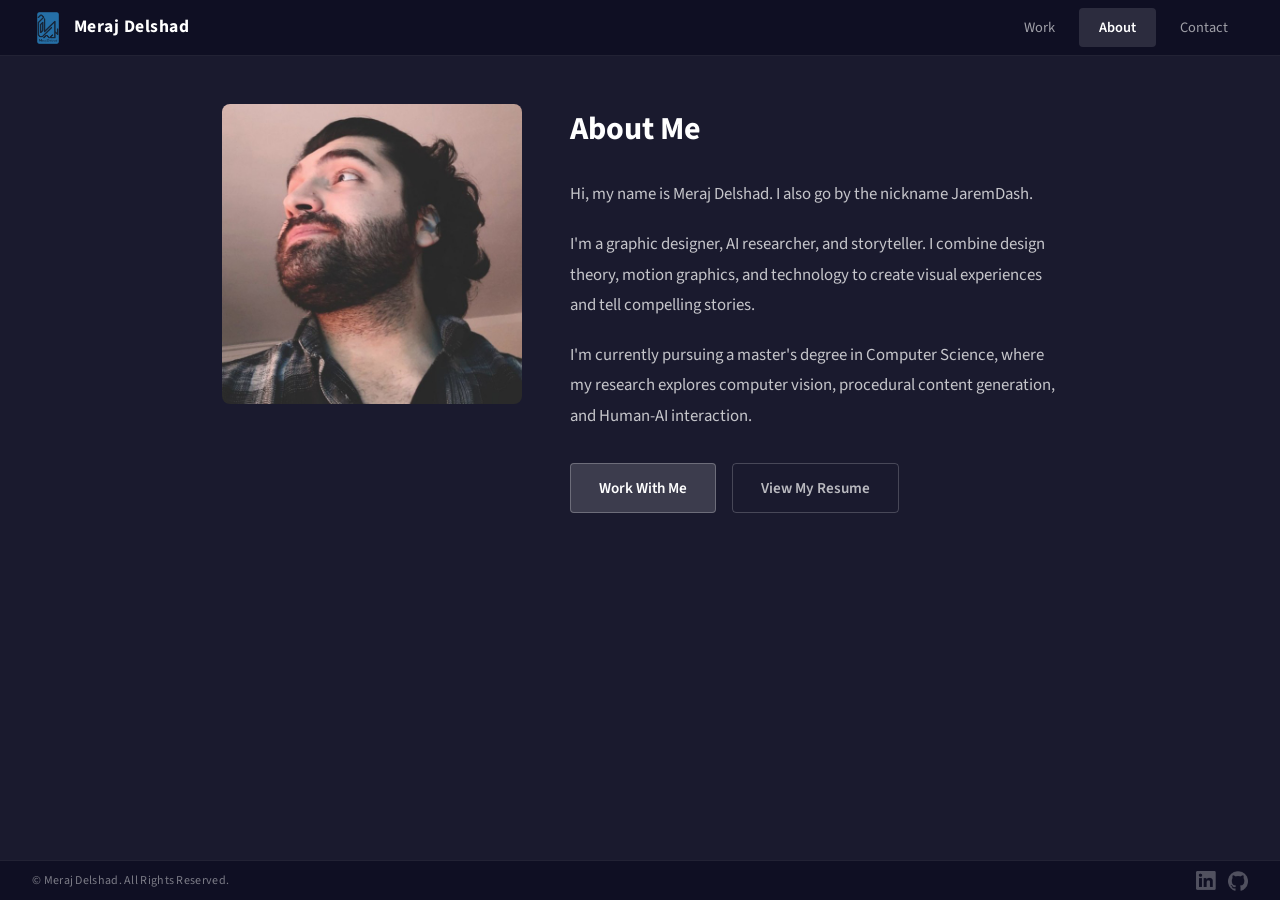
<file: about.html>
<!DOCTYPE HTML>
<html lang="en">
<head>
  <title>About - Meraj Delshad</title>
  <meta charset="utf-8" />
  <meta name="viewport" content="width=device-width, initial-scale=1, user-scalable=no" />
  <link rel="icon" type="image/png" href="images/logo.png" />
  <link rel="stylesheet" href="assets/css/main.css" />
</head>
<body class="is-preload">

  <!-- Top Ribbon -->
  <nav id="top-ribbon">
    <a href="index.html" class="brand">
      <img src="images/logo.png" alt="Logo" class="logo" />
      <span class="name">Meraj Delshad</span>
    </a>
    <div class="nav-links">
      <a href="index.html">Work</a>
      <a href="about.html" class="active">About</a>
      <a href="contact.html">Contact</a>
    </div>
  </nav>

  <!-- Main Content -->
  <main id="content">
    <div class="about-page">
      <div class="about-layout">
        <div class="about-image">
          <img src="images/about/profile_picture.jpg" alt="Meraj Delshad" />
        </div>
        <div class="about-text">
          <h1>About Me</h1>
          <p>
            Hi, my name is Meraj Delshad. I also go by the nickname JaremDash.
          </p>
          <p>
            I'm a graphic designer, AI researcher, and storyteller. I combine design theory, motion graphics, and technology to create visual experiences and tell compelling stories.
          </p>
          <p>
            I'm currently pursuing a master's degree in Computer Science, where my research explores computer vision, procedural content generation, and Human-AI interaction.
          </p>
          <div class="about-buttons">
            <a href="contact.html" class="btn btn-primary">Work With Me</a>
            <button type="button" class="btn btn-secondary" id="resume-btn">View My Resume</button>
          </div>
        </div>
      </div>
    </div>
  </main>

  <!-- Bottom Ribbon -->
  <footer id="bottom-ribbon">
    <span class="copyright">&copy; Meraj Delshad. All Rights Reserved.</span>
    <div class="social-icons">
      <a href="https://www.linkedin.com/in/meraj-delshad/" target="_blank" rel="noopener noreferrer" aria-label="LinkedIn"><img src="images/contact/linkedin.png" alt="LinkedIn" /></a>
      <a href="https://github.com/MerajDelshad" target="_blank" rel="noopener noreferrer" aria-label="GitHub"><img src="images/contact/github.png" alt="GitHub" /></a>
    </div>
  </footer>

  <!-- Resume Modal -->
  <div id="resume-modal" class="modal-overlay">
    <button class="modal-close" aria-label="Close">&times;</button>
    <div class="resume-modal-content">
      <div class="resume-toolbar">
        <a href="images/about/meraj-delshad-resume.pdf" download class="btn btn-download">Download Resume</a>
      </div>
      <iframe src="images/about/meraj-delshad-resume.pdf" title="Resume"></iframe>
    </div>
  </div>

  <script src="assets/js/jquery.min.js"></script>
  <script src="assets/js/main.js"></script>
</body>
</html>
</file>
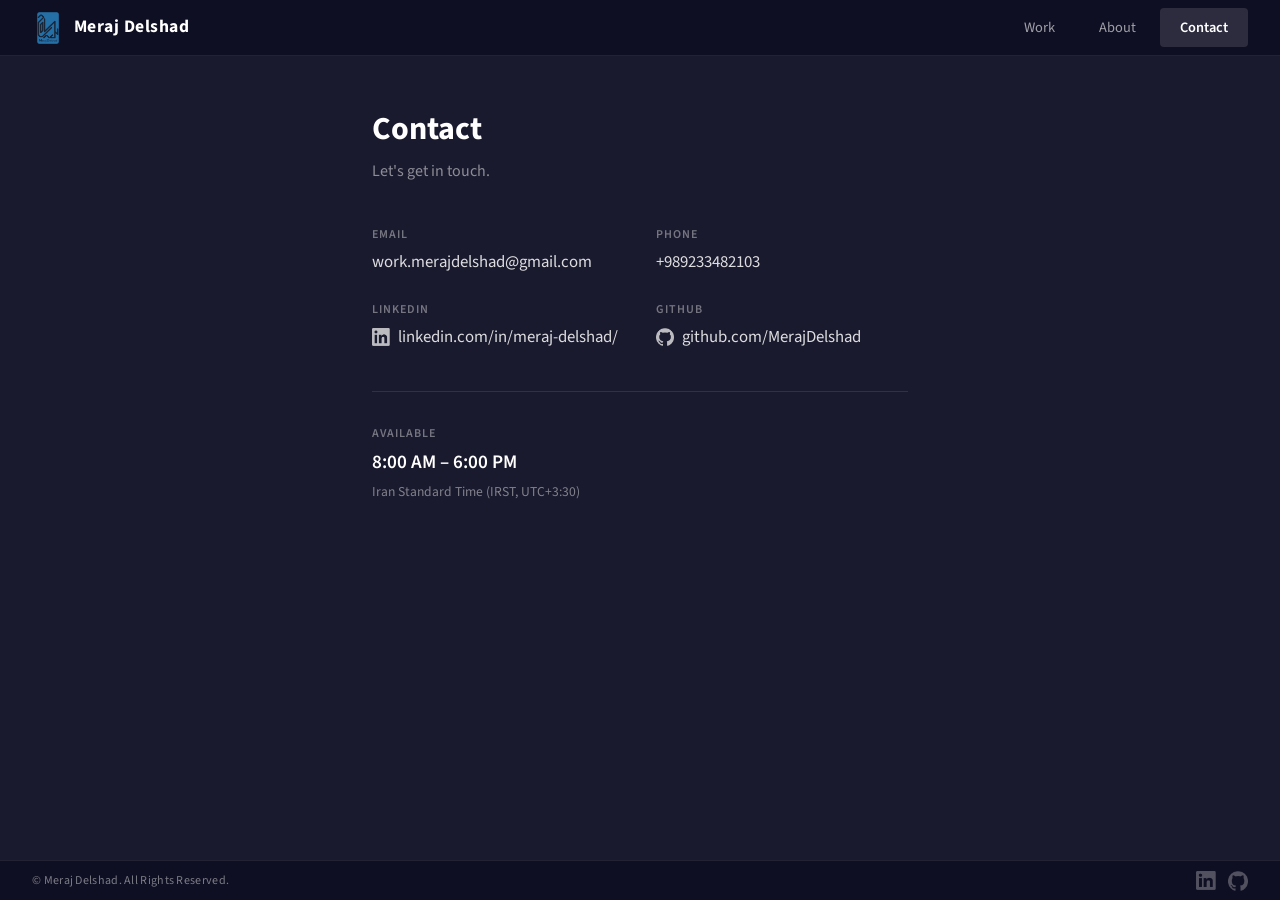
<file: contact.html>
<!DOCTYPE HTML>
<html lang="en">
<head>
  <title>Contact - Meraj Delshad</title>
  <meta charset="utf-8" />
  <meta name="viewport" content="width=device-width, initial-scale=1, user-scalable=no" />
  <link rel="icon" type="image/png" href="images/logo.png" />
  <link rel="stylesheet" href="assets/css/main.css" />
</head>
<body class="is-preload">

  <!-- Top Ribbon -->
  <nav id="top-ribbon">
    <a href="index.html" class="brand">
      <img src="images/logo.png" alt="Logo" class="logo" />
      <span class="name">Meraj Delshad</span>
    </a>
    <div class="nav-links">
      <a href="index.html">Work</a>
      <a href="about.html">About</a>
      <a href="contact.html" class="active">Contact</a>
    </div>
  </nav>

  <!-- Main Content -->
  <main id="content">
    <div class="contact-page">
      <h1>Contact</h1>
      <p class="contact-subtitle">Let's get in touch.</p>

      <div class="contact-grid">

        <div class="contact-item">
          <div class="contact-label">Email</div>
          <a href="mailto:work.merajdelshad@gmail.com" class="contact-link">work.merajdelshad@gmail.com</a>
        </div>

        <div class="contact-item">
          <div class="contact-label">Phone</div>
          <a href="tel:+989233482103" class="contact-link">+989233482103</a>
        </div>

        <div class="contact-item">
          <div class="contact-label">LinkedIn</div>
          <a href="https://www.linkedin.com/in/meraj-delshad/" target="_blank" rel="noopener noreferrer" class="contact-link contact-link-external">
            <img src="images/contact/linkedin.png" alt="LinkedIn" class="contact-icon" />
            <span>linkedin.com/in/meraj-delshad/</span>
          </a>
        </div>

        <div class="contact-item">
          <div class="contact-label">GitHub</div>
          <a href="https://github.com/MerajDelshad" target="_blank" rel="noopener noreferrer" class="contact-link contact-link-external">
            <img src="images/contact/github.png" alt="GitHub" class="contact-icon" />
            <span>github.com/MerajDelshad</span>
          </a>
        </div>

      </div>

      <div class="contact-availability">
        <div class="availability-label">Available</div>
        <div class="availability-time">8:00 AM – 6:00 PM</div>
        <div class="availability-zone">Iran Standard Time (IRST, UTC+3:30)</div>
      </div>

    </div>
  </main>

  <!-- Bottom Ribbon -->
  <footer id="bottom-ribbon">
    <span class="copyright">&copy; Meraj Delshad. All Rights Reserved.</span>
    <div class="social-icons">
      <a href="https://www.linkedin.com/in/meraj-delshad/" target="_blank" rel="noopener noreferrer" aria-label="LinkedIn"><img src="images/contact/linkedin.png" alt="LinkedIn" /></a>
      <a href="https://github.com/MerajDelshad" target="_blank" rel="noopener noreferrer" aria-label="GitHub"><img src="images/contact/github.png" alt="GitHub" /></a>
    </div>
  </footer>

  <script src="assets/js/jquery.min.js"></script>
  <script src="assets/js/main.js"></script>
</body>
</html>
</file>
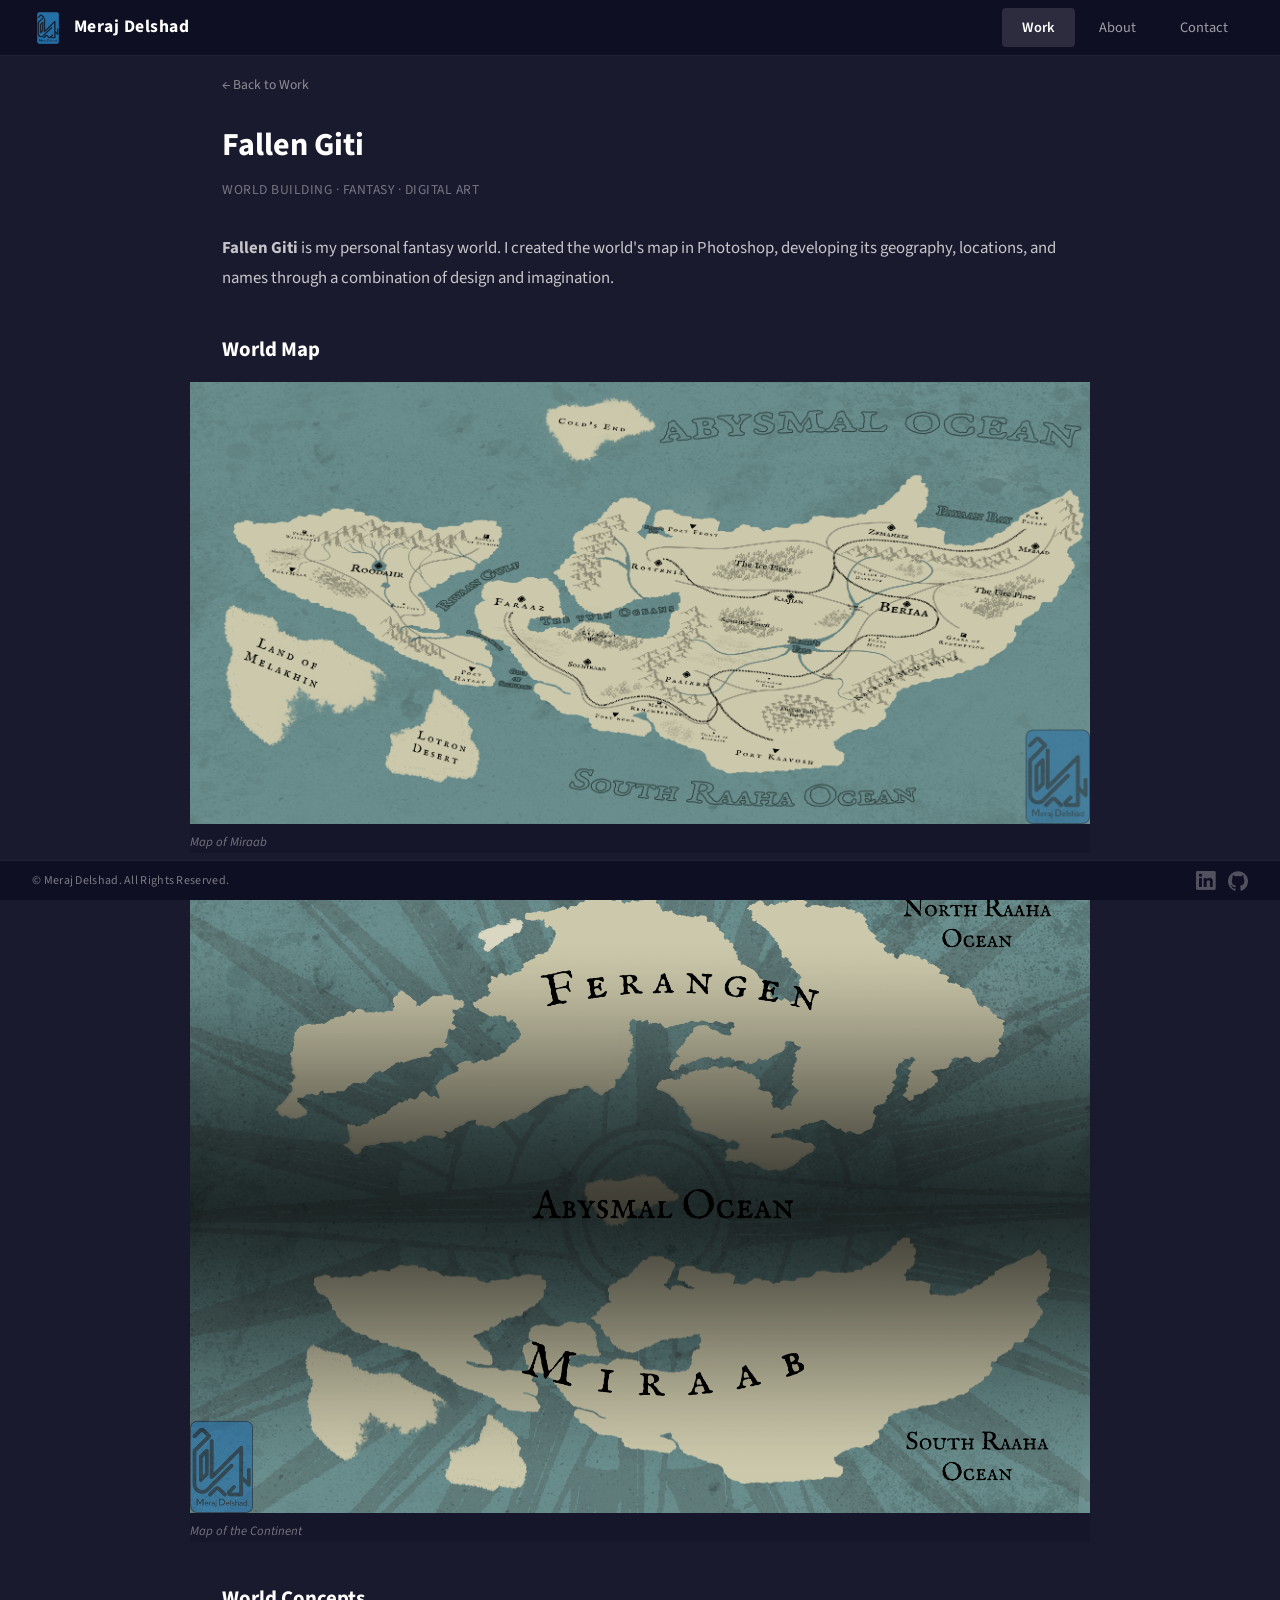
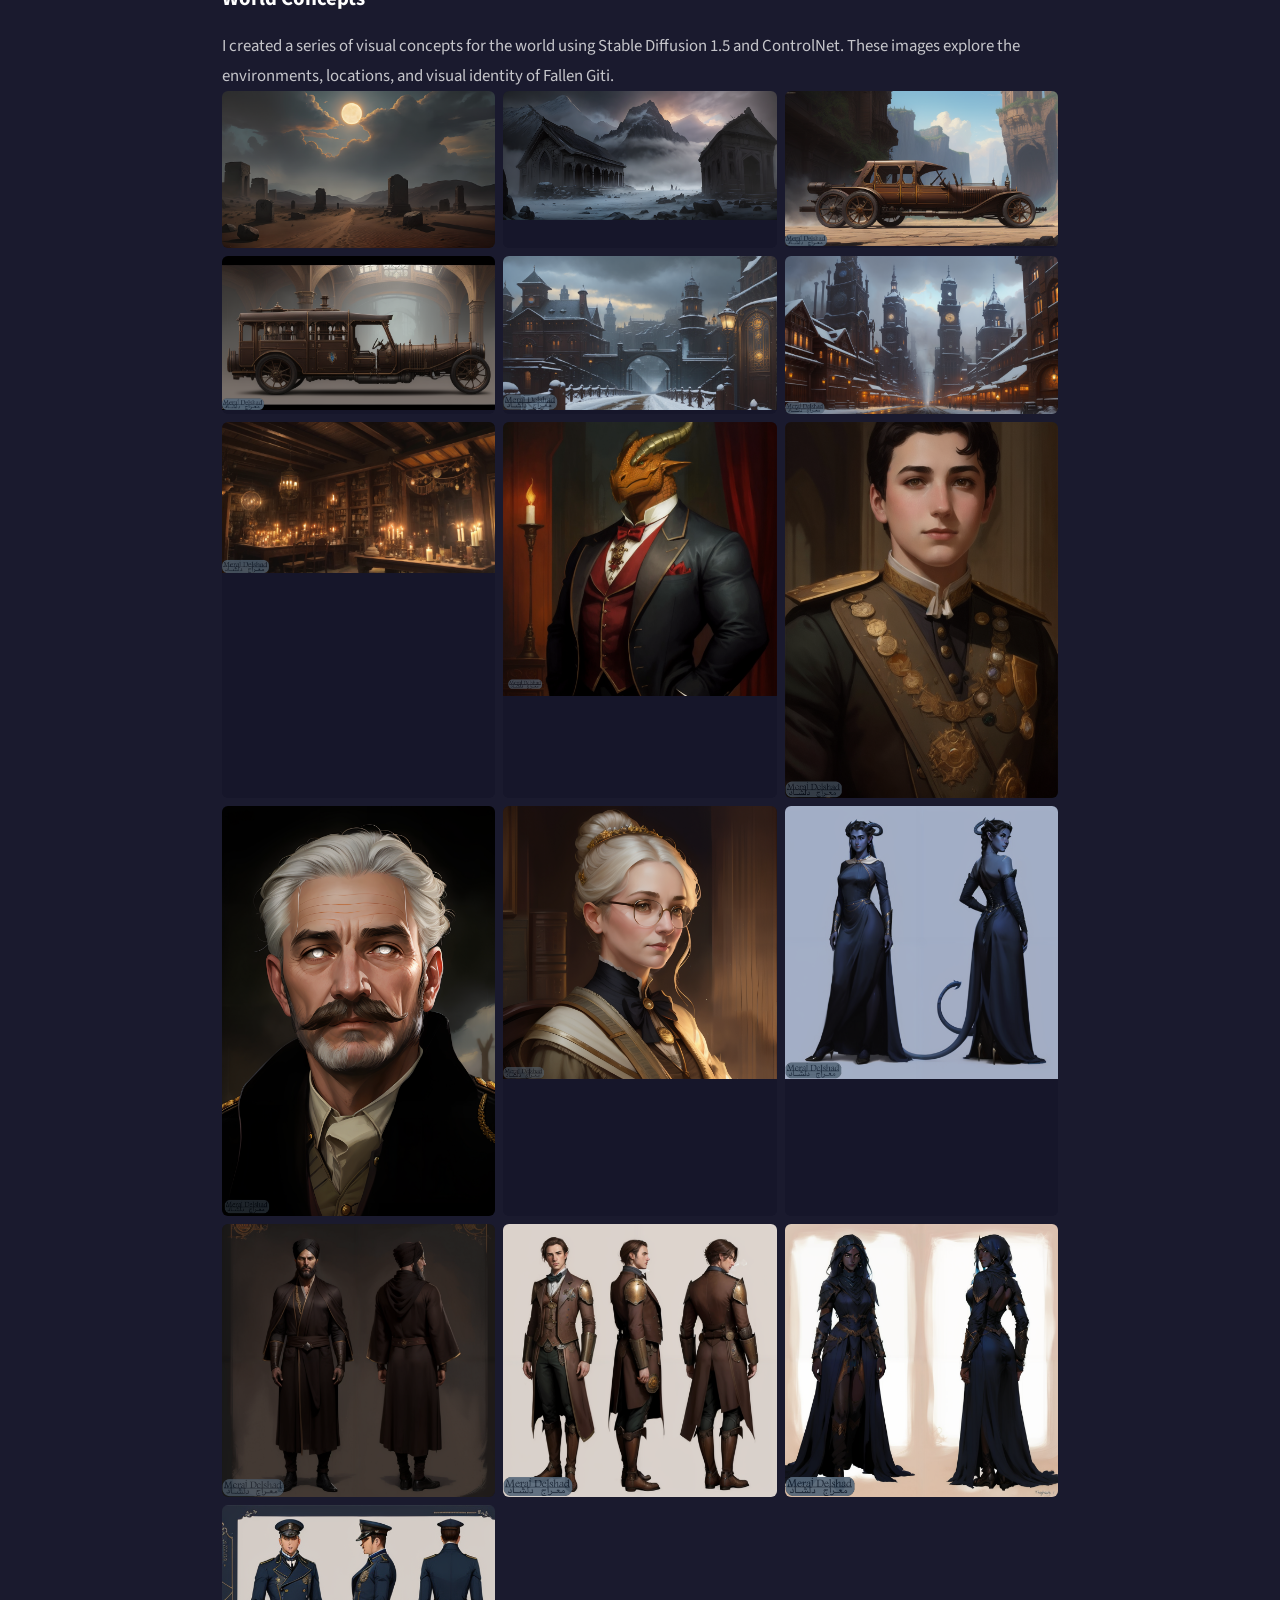
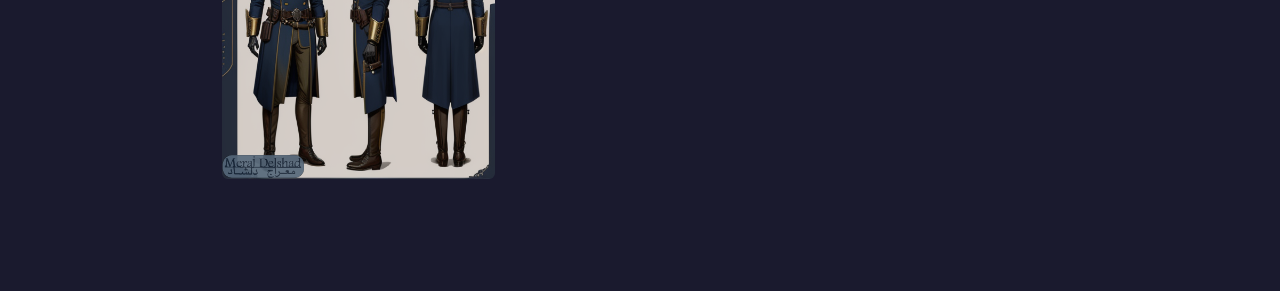
<file: projects/fallen-giti.html>
<!DOCTYPE HTML>
<html lang="en">
<head>
  <title>Fallen Giti - Meraj Delshad</title>
  <meta charset="utf-8" />
  <meta name="viewport" content="width=device-width, initial-scale=1, user-scalable=no" />
  <link rel="icon" type="image/png" href="../images/logo.png" />
  <link rel="stylesheet" href="../assets/css/main.css" />
</head>
<body class="is-preload">

  <!-- Top Ribbon -->
  <nav id="top-ribbon">
    <a href="../index.html" class="brand">
      <img src="../images/logo.png" alt="Logo" class="logo" />
      <span class="name">Meraj Delshad</span>
    </a>
    <div class="nav-links">
      <a href="../index.html" class="active">Work</a>
      <a href="../about.html">About</a>
      <a href="../contact.html">Contact</a>
    </div>
  </nav>

  <!-- Main Content -->
  <main id="content">
    <div class="project-page">
      <a href="../index.html" class="back-link">&larr; Back to Work</a>

      <h1>Fallen Giti</h1>
      <p class="project-meta">World Building &middot; Fantasy &middot; Digital Art</p>

      <p class="project-intro">
        <strong>Fallen Giti</strong> is my personal fantasy world. I created the world's map in Photoshop, developing its geography, locations, and names through a combination of design and imagination.
      </p>

      <h2>World Map</h2>

      <div class="project-media-item full-width clickable">
        <img src="../images/projects/project_fallen-giti/map_miraab.png" alt="Map of Miraab" />
        <p class="project-caption">Map of Miraab</p>
      </div>

      <div class="project-media-item full-width clickable">
        <img src="../images/projects/project_fallen-giti/map_continent.png" alt="Map of the Continent" />
        <p class="project-caption">Map of the Continent</p>
      </div>

      <h2>World Concepts</h2>
      <p class="project-body">
        I created a series of visual concepts for the world using Stable Diffusion 1.5 and ControlNet. These images explore the environments, locations, and visual identity of Fallen Giti.
      </p>

      <div class="project-media-grid">
        <div class="project-media-item clickable">
          <img src="../images/projects/project_fallen-giti/fallen-giti_01.png" alt="Fallen Giti Concept 1" />
        </div>
        <div class="project-media-item clickable">
          <img src="../images/projects/project_fallen-giti/fallen-giti_02.png" alt="Fallen Giti Concept 2" />
        </div>
        <div class="project-media-item clickable">
          <img src="../images/projects/project_fallen-giti/fallen-giti_03.png" alt="Fallen Giti Concept 3" />
        </div>
        <div class="project-media-item clickable">
          <img src="../images/projects/project_fallen-giti/fallen-giti_04.png" alt="Fallen Giti Concept 4" />
        </div>
        <div class="project-media-item clickable">
          <img src="../images/projects/project_fallen-giti/fallen-giti_06.png" alt="Fallen Giti Concept 5" />
        </div>
        <div class="project-media-item clickable">
          <img src="../images/projects/project_fallen-giti/fallen-giti_07.png" alt="Fallen Giti Concept 6" />
        </div>
        <div class="project-media-item clickable">
          <img src="../images/projects/project_fallen-giti/fallen-giti_08.png" alt="Fallen Giti Concept 7" />
        </div>
        <div class="project-media-item clickable">
          <img src="../images/projects/project_fallen-giti/fallen-giti_09.png" alt="Fallen Giti Concept 8" />
        </div>
        <div class="project-media-item clickable">
          <img src="../images/projects/project_fallen-giti/fallen-giti_10.png" alt="Fallen Giti Concept 9" />
        </div>
        <div class="project-media-item clickable">
          <img src="../images/projects/project_fallen-giti/fallen-giti_11.png" alt="Fallen Giti Concept 10" />
        </div>
        <div class="project-media-item clickable">
          <img src="../images/projects/project_fallen-giti/fallen-giti_12.png" alt="Fallen Giti Concept 11" />
        </div>
        <div class="project-media-item clickable">
          <img src="../images/projects/project_fallen-giti/fallen-giti_13.png" alt="Fallen Giti Concept 12" />
        </div>
        <div class="project-media-item clickable">
          <img src="../images/projects/project_fallen-giti/fallen-giti_14.png" alt="Fallen Giti Concept 13" />
        </div>
        <div class="project-media-item clickable">
          <img src="../images/projects/project_fallen-giti/fallen-giti_15.png" alt="Fallen Giti Concept 14" />
        </div>
        <div class="project-media-item clickable">
          <img src="../images/projects/project_fallen-giti/fallen-giti_16.png" alt="Fallen Giti Concept 15" />
        </div>
        <div class="project-media-item clickable">
          <img src="../images/projects/project_fallen-giti/fallen-giti_17.png" alt="Fallen Giti Concept 16" />
        </div>
      </div>

    </div>
  </main>

  <!-- Bottom Ribbon -->
  <footer id="bottom-ribbon">
    <span class="copyright">&copy; Meraj Delshad. All Rights Reserved.</span>
    <div class="social-icons">
      <a href="https://www.linkedin.com/in/meraj-delshad/" target="_blank" rel="noopener noreferrer" aria-label="LinkedIn"><img src="../images/contact/linkedin.png" alt="LinkedIn" /></a>
      <a href="https://github.com/MerajDelshad" target="_blank" rel="noopener noreferrer" aria-label="GitHub"><img src="../images/contact/github.png" alt="GitHub" /></a>
    </div>
  </footer>

  <!-- Media Lightbox Modal -->
  <div id="piece-modal" class="modal-overlay">
    <button class="modal-close" aria-label="Close">&times;</button>
    <div class="modal-content"></div>
  </div>

  <script src="../assets/js/jquery.min.js"></script>
  <script src="../assets/js/main.js"></script>
</body>
</html>
</file>
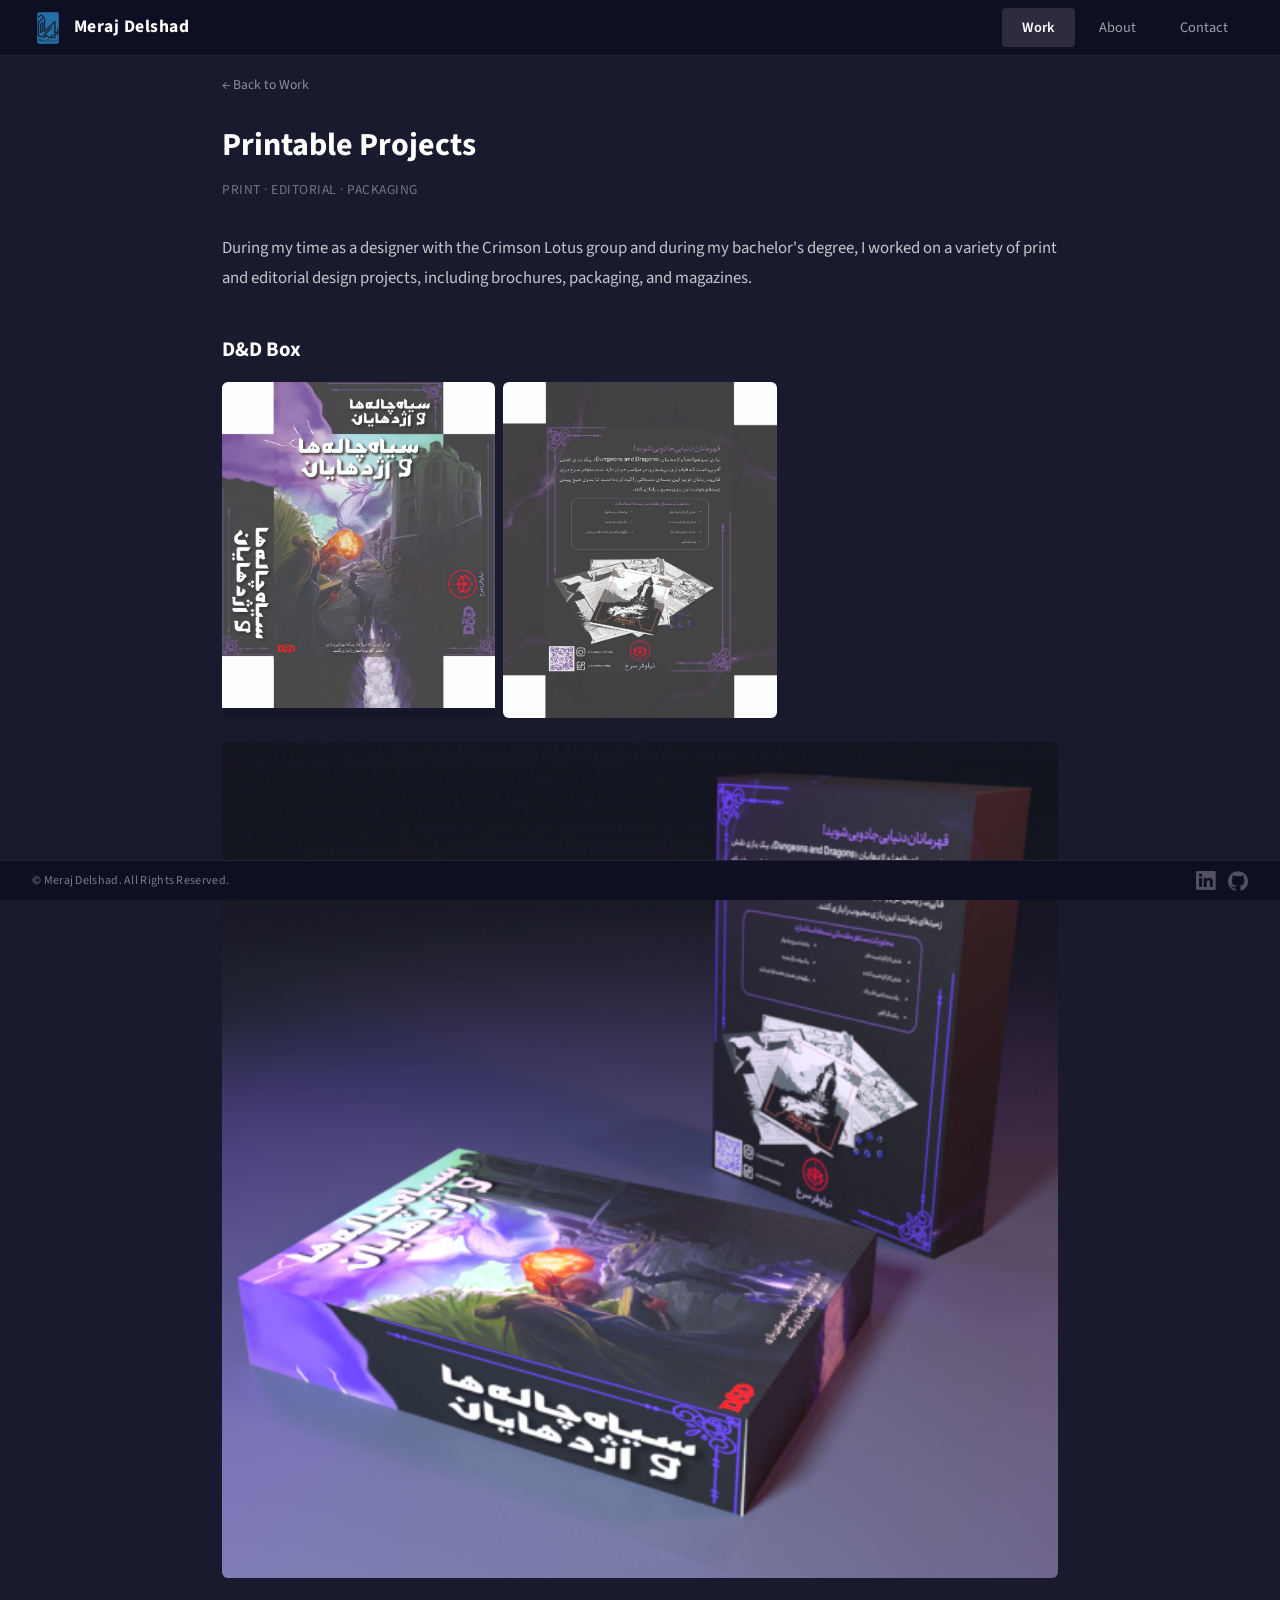
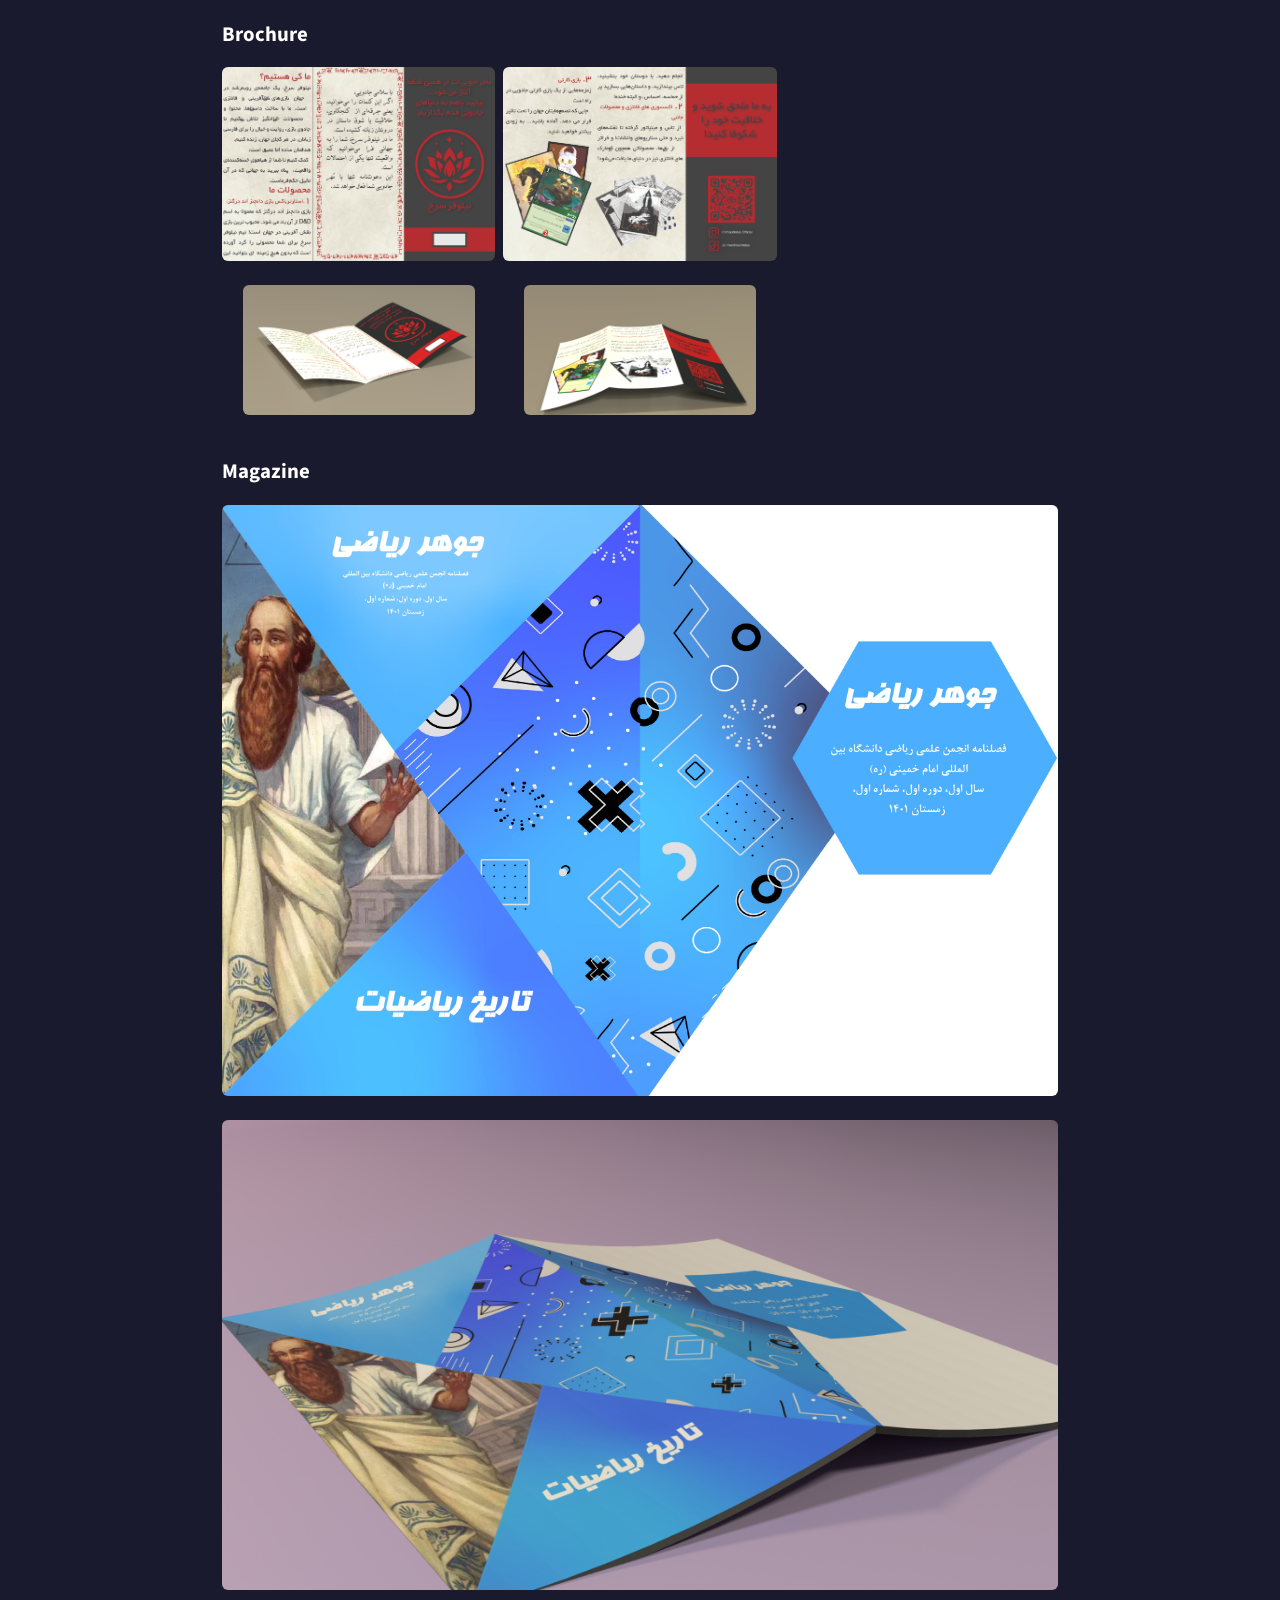
<file: projects/printables.html>
<!DOCTYPE HTML>
<html lang="en">
<head>
  <title>Printable Projects - Meraj Delshad</title>
  <meta charset="utf-8" />
  <meta name="viewport" content="width=device-width, initial-scale=1, user-scalable=no" />
  <link rel="icon" type="image/png" href="../images/logo.png" />
  <link rel="stylesheet" href="../assets/css/main.css" />
</head>
<body class="is-preload">

  <!-- Top Ribbon -->
  <nav id="top-ribbon">
    <a href="../index.html" class="brand">
      <img src="../images/logo.png" alt="Logo" class="logo" />
      <span class="name">Meraj Delshad</span>
    </a>
    <div class="nav-links">
      <a href="../index.html" class="active">Work</a>
      <a href="../about.html">About</a>
      <a href="../contact.html">Contact</a>
    </div>
  </nav>

  <!-- Main Content -->
  <main id="content">
    <div class="project-page">
      <a href="../index.html" class="back-link">&larr; Back to Work</a>

      <h1>Printable Projects</h1>
      <p class="project-meta">Print &middot; Editorial &middot; Packaging</p>

      <p class="project-intro">
        During my time as a designer with the Crimson Lotus group and during my bachelor's degree, I worked on a variety of print and editorial design projects, including brochures, packaging, and magazines.
      </p>

      <h2>D&amp;D Box</h2>

      <div class="project-media-grid">
        <div class="project-media-item clickable">
          <img src="../images/projects/project_printables/dnd_box_front.jpg" alt="D&amp;D Box Front" />
        </div>
        <div class="project-media-item clickable">
          <img src="../images/projects/project_printables/dnd_box_back.jpg" alt="D&amp;D Box Back" />
        </div>
      </div>

      <div class="project-media-item clickable">
        <img src="../images/projects/project_printables/dnd_box_mockup.png" alt="D&amp;D Box Mockup" />
      </div>

      <h2>Brochure</h2>

      <div class="project-media-grid">
        <div class="project-media-item clickable">
          <img src="../images/projects/project_printables/brochure_front.jpg" alt="Brochure Front" />
        </div>
        <div class="project-media-item clickable">
          <img src="../images/projects/project_printables/brochure_back.jpg" alt="Brochure Back" />
        </div>
      </div>

      <div class="project-media-grid">
        <div class="project-media-item clickable mockup-large">
          <img src="../images/projects/project_printables/brochure_front_mockup.png" alt="Brochure Front Mockup" />
        </div>
        <div class="project-media-item clickable mockup-large">
          <img src="../images/projects/project_printables/brochure_back_mockup.png" alt="Brochure Back Mockup" />
        </div>
      </div>

      <h2>Magazine</h2>

      <div class="project-media-item clickable">
        <img src="../images/projects/project_printables/magazine.jpg" alt="Magazine" />
      </div>

      <div class="project-media-item clickable">
        <img src="../images/projects/project_printables/magazine_mockup.png" alt="Magazine Mockup" />
      </div>

    </div>
  </main>

  <!-- Bottom Ribbon -->
  <footer id="bottom-ribbon">
    <span class="copyright">&copy; Meraj Delshad. All Rights Reserved.</span>
    <div class="social-icons">
      <a href="https://www.linkedin.com/in/meraj-delshad/" target="_blank" rel="noopener noreferrer" aria-label="LinkedIn"><img src="../images/contact/linkedin.png" alt="LinkedIn" /></a>
      <a href="https://github.com/MerajDelshad" target="_blank" rel="noopener noreferrer" aria-label="GitHub"><img src="../images/contact/github.png" alt="GitHub" /></a>
    </div>
  </footer>

  <!-- Media Lightbox Modal -->
  <div id="piece-modal" class="modal-overlay">
    <button class="modal-close" aria-label="Close">&times;</button>
    <div class="modal-content"></div>
  </div>

  <script src="../assets/js/jquery.min.js"></script>
  <script src="../assets/js/main.js"></script>
</body>
</html>
</file>
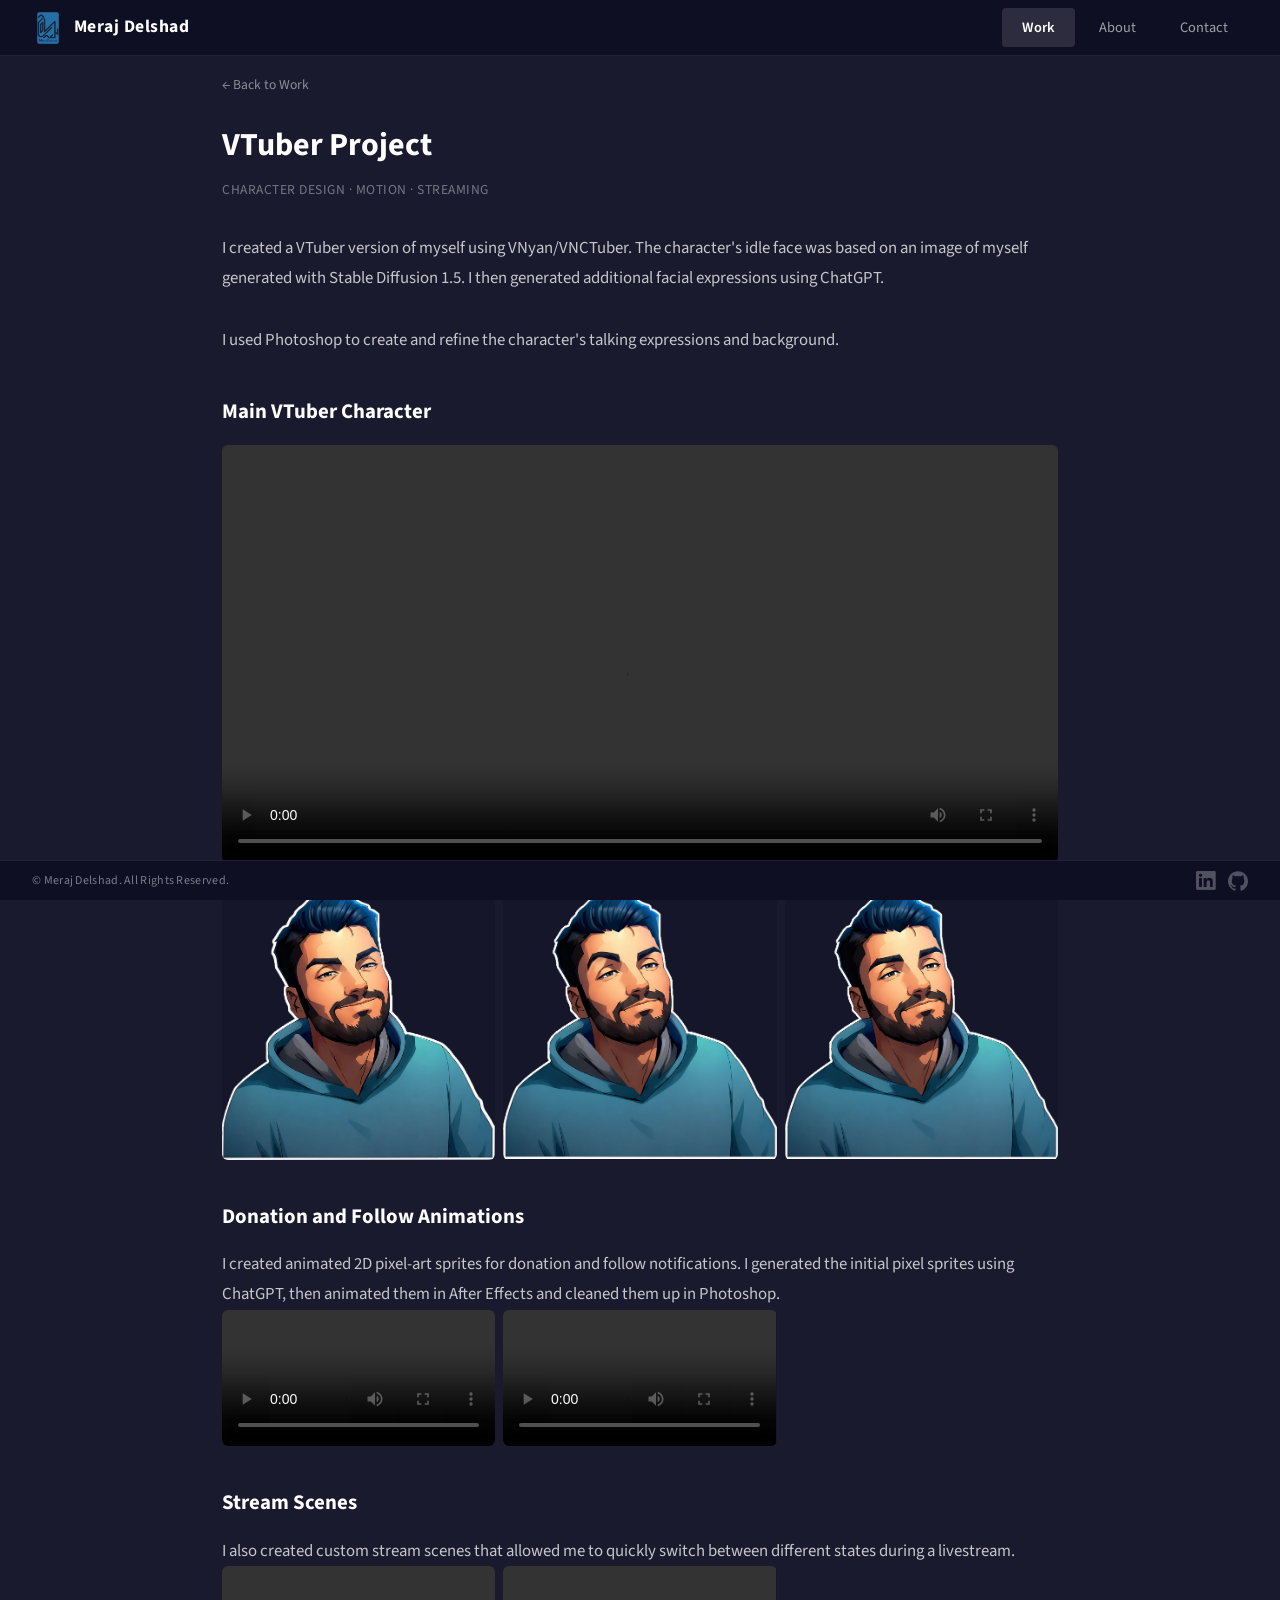
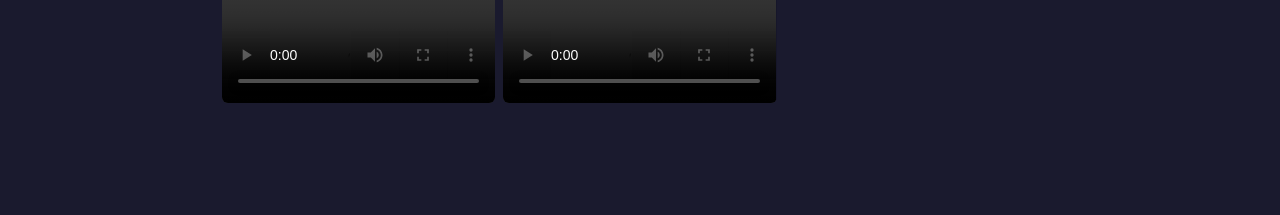
<file: projects/vtuber.html>
<!DOCTYPE HTML>
<html lang="en">
<head>
  <title>VTuber Project - Meraj Delshad</title>
  <meta charset="utf-8" />
  <meta name="viewport" content="width=device-width, initial-scale=1, user-scalable=no" />
  <link rel="icon" type="image/png" href="../images/logo.png" />
  <link rel="stylesheet" href="../assets/css/main.css" />
</head>
<body class="is-preload">

  <!-- Top Ribbon -->
  <nav id="top-ribbon">
    <a href="../index.html" class="brand">
      <img src="../images/logo.png" alt="Logo" class="logo" />
      <span class="name">Meraj Delshad</span>
    </a>
    <div class="nav-links">
      <a href="../index.html" class="active">Work</a>
      <a href="../about.html">About</a>
      <a href="../contact.html">Contact</a>
    </div>
  </nav>

  <!-- Main Content -->
  <main id="content">
    <div class="project-page">
      <a href="../index.html" class="back-link">&larr; Back to Work</a>

      <h1>VTuber Project</h1>
      <p class="project-meta">Character Design &middot; Motion &middot; Streaming</p>

      <p class="project-intro">
        I created a VTuber version of myself using VNyan/VNCTuber. The character's idle face was based on an image of myself generated with Stable Diffusion 1.5. I then generated additional facial expressions using ChatGPT.
      </p>
      <p class="project-intro">
        I used Photoshop to create and refine the character's talking expressions and background.
      </p>

      <h2>Main VTuber Character</h2>

      <div class="project-media-item clickable">
        <video src="../images/projects/project_vtuber/vtuber_video.mkv" controls></video>
      </div>

      <div class="project-media-grid">
        <div class="project-media-item clickable">
          <img src="../images/projects/project_vtuber/vtuber_01.png" alt="VTuber Character 1" />
        </div>
        <div class="project-media-item clickable">
          <img src="../images/projects/project_vtuber/vtuber_02.png" alt="VTuber Character 2" />
        </div>
        <div class="project-media-item clickable">
          <img src="../images/projects/project_vtuber/vtuber_03.png" alt="VTuber Character 3" />
        </div>
      </div>

      <h2>Donation and Follow Animations</h2>
      <p class="project-body">
        I created animated 2D pixel-art sprites for donation and follow notifications. I generated the initial pixel sprites using ChatGPT, then animated them in After Effects and cleaned them up in Photoshop.
      </p>

      <div class="project-media-grid">
        <div class="project-media-item clickable">
          <video src="../images/projects/project_vtuber/vtuber_coin.mp4" controls></video>
        </div>
        <div class="project-media-item clickable">
          <video src="../images/projects/project_vtuber/vtuber_thumbsup.mp4" controls></video>
        </div>
      </div>

      <h2>Stream Scenes</h2>
      <p class="project-body">
        I also created custom stream scenes that allowed me to quickly switch between different states during a livestream.
      </p>

      <div class="project-media-grid">
        <div class="project-media-item clickable">
          <video src="../images/projects/project_vtuber/Stream Starting Soon.mp4" controls></video>
        </div>
        <div class="project-media-item clickable">
          <video src="../images/projects/project_vtuber/Please Stand By.mp4" controls></video>
        </div>
      </div>

    </div>
  </main>

  <!-- Bottom Ribbon -->
  <footer id="bottom-ribbon">
    <span class="copyright">&copy; Meraj Delshad. All Rights Reserved.</span>
    <div class="social-icons">
      <a href="https://www.linkedin.com/in/meraj-delshad/" target="_blank" rel="noopener noreferrer" aria-label="LinkedIn"><img src="../images/contact/linkedin.png" alt="LinkedIn" /></a>
      <a href="https://github.com/MerajDelshad" target="_blank" rel="noopener noreferrer" aria-label="GitHub"><img src="../images/contact/github.png" alt="GitHub" /></a>
    </div>
  </footer>

  <!-- Media Lightbox Modal -->
  <div id="piece-modal" class="modal-overlay">
    <button class="modal-close" aria-label="Close">&times;</button>
    <div class="modal-content"></div>
  </div>

  <script src="../assets/js/jquery.min.js"></script>
  <script src="../assets/js/main.js"></script>
</body>
</html>
</file>
<file: assets/css/main.css>
@import url(fontawesome-all.min.css);
@import url("https://fonts.googleapis.com/css?family=Source+Sans+Pro:300,300italic,400,400italic");

/* ===== Reset ===== */
*, *::before, *::after {
  margin: 0;
  padding: 0;
  box-sizing: border-box;
}

html {
  font-size: 16px;
  -webkit-font-smoothing: antialiased;
  -moz-osx-font-smoothing: grayscale;
}

body {
  font-family: 'Source Sans Pro', sans-serif;
  background: #1a1a2e;
  color: #e0e0e0;
  line-height: 1.6;
  min-height: 100vh;
  display: flex;
  flex-direction: column;
}

body.modal-open {
  overflow: hidden;
}

a {
  color: inherit;
  text-decoration: none;
}

img {
  display: block;
  max-width: 100%;
}

ul {
  list-style: none;
}

/* ===== Top Ribbon ===== */
#top-ribbon {
  position: fixed;
  top: 0;
  left: 0;
  right: 0;
  z-index: 1000;
  height: 56px;
  background: #0f0f23;
  border-bottom: 1px solid rgba(255,255,255,0.08);
  display: flex;
  align-items: center;
  justify-content: space-between;
  padding: 0 2rem;
}

#top-ribbon .brand {
  display: flex;
  align-items: center;
  gap: 0.6rem;
  text-decoration: none;
}

#top-ribbon .brand .logo {
  height: 32px;
  width: 32px;
  object-fit: contain;
}

#top-ribbon .name {
  font-size: 1.1rem;
  font-weight: 700;
  letter-spacing: 0.5px;
  color: #ffffff;
}

#top-ribbon .nav-links {
  display: flex;
  gap: 0.25rem;
}

#top-ribbon .nav-links a {
  padding: 0.5rem 1.25rem;
  font-size: 0.9rem;
  font-weight: 400;
  color: rgba(255,255,255,0.6);
  border-radius: 4px;
  transition: color 0.25s, background 0.25s;
}

#top-ribbon .nav-links a:hover {
  color: #ffffff;
  background: rgba(255,255,255,0.08);
}

#top-ribbon .nav-links a.active {
  color: #ffffff;
  background: rgba(255,255,255,0.12);
  font-weight: 600;
}

/* ===== Bottom Ribbon ===== */
#bottom-ribbon {
  position: fixed;
  bottom: 0;
  left: 0;
  right: 0;
  z-index: 1000;
  height: 40px;
  background: #0f0f23;
  border-top: 1px solid rgba(255,255,255,0.08);
  display: flex;
  align-items: center;
  justify-content: space-between;
  padding: 0 2rem;
  font-size: 0.75rem;
  color: rgba(255,255,255,0.45);
}

#bottom-ribbon .copyright {
  letter-spacing: 0.3px;
}

#bottom-ribbon .social-icons {
  display: flex;
  align-items: center;
  gap: 0.75rem;
}

#bottom-ribbon .social-icons a {
  display: flex;
  align-items: center;
  opacity: 0.5;
  transition: opacity 0.25s;
}

#bottom-ribbon .social-icons a:hover {
  opacity: 1;
}

#bottom-ribbon .social-icons img {
  height: 20px;
  width: 20px;
  object-fit: contain;
  filter: brightness(0) invert(1);
  opacity: 0.55;
  transition: opacity 0.25s;
}

#bottom-ribbon .social-icons a:hover img {
  opacity: 1;
}

/* ===== Main Content ===== */
#content {
  flex: 1;
  margin-top: 56px;
  margin-bottom: 40px;
  width: 100%;
}

/* ===== Section Headers ===== */
.section-header {
  padding: 2rem 2rem 1rem;
}

.section-header h2 {
  font-size: 1.4rem;
  font-weight: 700;
  color: #ffffff;
  letter-spacing: 0.5px;
}

.section-header .section-line {
  width: 40px;
  height: 2px;
  background: rgba(255,255,255,0.2);
  margin-top: 0.5rem;
  border-radius: 1px;
}

/* ===== Work Page - Thumbnail Grid (Masonry) ===== */
.work-grid {
  column-count: 3;
  column-gap: 0.5rem;
  padding: 0 2rem;
}

.thumb-card {
  position: relative;
  overflow: hidden;
  border-radius: 6px;
  background: #16162a;
  cursor: pointer;
  transition: transform 0.3s ease;
  break-inside: avoid;
  margin-bottom: 0.5rem;
  display: inline-block;
  width: 100%;
}

.thumb-card:hover {
  transform: translateY(-4px);
}

.thumb-card img,
.thumb-card video {
  width: 100%;
  display: block;
}

/* Hover overlay */
.thumb-card .overlay {
  position: absolute;
  inset: 0;
  background: rgba(0, 0, 0, 0.6);
  display: flex;
  align-items: center;
  justify-content: center;
  opacity: 0;
  transition: opacity 0.3s ease;
  pointer-events: none;
}

.thumb-card:hover .overlay {
  opacity: 1;
}

.thumb-card .overlay .project-name,
.thumb-card .overlay .piece-name {
  color: #ffffff;
  font-size: 1.15rem;
  font-weight: 600;
  text-align: center;
  padding: 0 1rem;
  letter-spacing: 0.5px;
}

/* Thumbnail Slideshow */
.thumb-slideshow {
  position: relative;
  width: 500px;    /* Set your desired fixed width */
  height: 500px;   /* Set your desired fixed height */
  overflow: hidden;
}

.thumb-slideshow .slide {
  position: absolute;
  top: 0;
  left: 0;
  width: 100%;
  height: 100%;
  opacity: 0;
  transition: opacity 0.3s ease-in-out;
  display: none; /* or visibility hidden depending on your JS */
}

.thumb-slideshow .slide.active {
  opacity: 1;
  display: block;
}

.thumb-slideshow img {
  width: 100%;
  height: 100%;
  object-fit: contain; /* Use 'cover' if you want it to fill the box entirely, cropping edges */
}

/* ===== Project Detail Pages ===== */
.project-page {
  max-width: 900px;
  margin: 0 auto;
  padding: 1rem 2rem 3rem;
}

.project-page .back-link {
  display: inline-flex;
  align-items: center;
  gap: 0.4rem;
  font-size: 0.85rem;
  color: rgba(255,255,255,0.5);
  margin-bottom: 1.5rem;
  transition: color 0.25s;
}

.project-page .back-link:hover {
  color: #ffffff;
}

.project-page h1 {
  font-size: 2rem;
  font-weight: 700;
  color: #ffffff;
  margin-bottom: 0.5rem;
}

.project-page .project-meta {
  font-size: 0.85rem;
  color: rgba(255,255,255,0.4);
  margin-bottom: 2rem;
  letter-spacing: 0.5px;
  text-transform: uppercase;
}

.project-page .project-intro {
  font-size: 1.05rem;
  line-height: 1.8;
  color: rgba(255,255,255,0.75);
  margin-bottom: 2rem;
}

.project-page h2 {
  font-size: 1.3rem;
  font-weight: 700;
  color: #ffffff;
  margin-top: 2.5rem;
  margin-bottom: 1rem;
}

.project-page .project-body {
  font-size: 1.05rem;
  line-height: 1.8;
  color: rgba(255,255,255,0.75);
}

.project-page .project-body p {
  margin-bottom: 1.25rem;
}

/* Project media items */
.project-media-item {
  margin-bottom: 1.5rem;
  border-radius: 6px;
  overflow: hidden;
  background: #16162a;
}

.project-media-item img,
.project-media-item video {
  width: 100%;
  display: block;
}

.project-media-item video {
  max-height: 560px;
  object-fit: contain;
}

.project-media-item.full-width {
  margin-left: -2rem;
  margin-right: -2rem;
  border-radius: 0;
}

.project-media-item.full-width img,
.project-media-item.full-width video {
  border-radius: 0;
}

.project-media-grid {
  display: grid;
  grid-template-columns: repeat(auto-fill, minmax(250px, 1fr));
  gap: 0.5rem;
  margin-bottom: 1.5rem;
}

.project-media-grid .project-media-item {
  margin-bottom: 0;
}

.project-caption {
  font-size: 0.8rem;
  color: rgba(255,255,255,0.4);
  margin-top: 0.5rem;
  font-style: italic;
}

/* Clickable project media (opens lightbox) */
.project-media-item.clickable {
  cursor: pointer;
  transition: transform 0.25s ease;
}

.project-media-item.clickable:hover {
  transform: scale(1.01);
}

/* Larger mockups for Printables */
.mockup-large {
  max-width: 85%;
  margin-left: auto;
  margin-right: auto;
}

/* ===== About Page ===== */
.about-page {
  max-width: 900px;
  margin: 0 auto;
  padding: 3rem 2rem 3rem;
}

.about-layout {
  display: flex;
  align-items: flex-start;
  gap: 3rem;
}

.about-image {
  flex: 0 0 300px;
}

.about-image img {
  width: 100%;
  border-radius: 8px;
  object-fit: cover;
}

.about-text {
  flex: 1;
  min-width: 0;
}

.about-text h1 {
  font-size: 2rem;
  font-weight: 700;
  color: #ffffff;
  margin-bottom: 1.5rem;
}

.about-text p {
  font-size: 1.05rem;
  line-height: 1.8;
  color: rgba(255,255,255,0.75);
  margin-bottom: 1.25rem;
}

/* About Buttons */
.about-buttons {
  display: flex;
  gap: 1rem;
  margin-top: 2rem;
  flex-wrap: wrap;
}

.btn {
  display: inline-flex;
  align-items: center;
  justify-content: center;
  padding: 0.75rem 1.75rem;
  font-family: 'Source Sans Pro', sans-serif;
  font-size: 0.95rem;
  font-weight: 600;
  border-radius: 4px;
  cursor: pointer;
  transition: background 0.25s, border-color 0.25s, color 0.25s;
  text-decoration: none;
  border: 1px solid transparent;
}

.btn-primary {
  background: rgba(255,255,255,0.15);
  border-color: rgba(255,255,255,0.25);
  color: #ffffff;
}

.btn-primary:hover {
  background: rgba(255,255,255,0.25);
  border-color: rgba(255,255,255,0.4);
}

.btn-secondary {
  background: transparent;
  border-color: rgba(255,255,255,0.2);
  color: rgba(255,255,255,0.7);
}

.btn-secondary:hover {
  background: rgba(255,255,255,0.08);
  color: #ffffff;
}

.btn-download {
  background: rgba(255,255,255,0.1);
  border-color: rgba(255,255,255,0.2);
  color: #ffffff;
  font-size: 0.85rem;
  padding: 0.5rem 1.25rem;
}

.btn-download:hover {
  background: rgba(255,255,255,0.2);
}

/* Resume Modal */
.resume-modal-content {
  width: 90vw;
  max-width: 1100px;
  height: 85vh;
  display: flex;
  flex-direction: column;
  cursor: default;
  border-radius: 6px;
  overflow: hidden;
  background: #1a1a2e;
}

.resume-toolbar {
  display: flex;
  justify-content: flex-end;
  padding: 0.5rem 1rem;
  background: rgba(0,0,0,0.4);
  border-bottom: 1px solid rgba(255,255,255,0.08);
}

.resume-modal-content iframe {
  flex: 1;
  width: 100%;
  border: none;
}

/* ===== Contact Page ===== */
.contact-page {
  max-width: 600px;
  margin: 0 auto;
  padding: 3rem 2rem 3rem;
}

.contact-page h1 {
  font-size: 2rem;
  font-weight: 700;
  color: #ffffff;
  margin-bottom: 0.25rem;
}

.contact-page .contact-subtitle {
  font-size: 1rem;
  color: rgba(255,255,255,0.5);
  margin-bottom: 2.5rem;
}

.contact-grid {
  display: grid;
  grid-template-columns: 1fr 1fr;
  gap: 1.5rem 2rem;
  margin-bottom: 2.5rem;
}

.contact-item {
  display: flex;
  flex-direction: column;
  gap: 0.3rem;
}

.contact-label {
  font-size: 0.75rem;
  font-weight: 600;
  color: rgba(255,255,255,0.4);
  text-transform: uppercase;
  letter-spacing: 1px;
}

.contact-link {
  font-size: 1.05rem;
  color: rgba(255,255,255,0.85);
  transition: color 0.25s;
  word-break: break-all;
}

.contact-link:hover {
  color: #ffffff;
}

.contact-link-external {
  display: flex;
  align-items: center;
  gap: 0.5rem;
}

.contact-icon {
  width: 18px;
  height: 18px;
  object-fit: contain;
  filter: brightness(0) invert(1);
  opacity: 0.7;
  flex-shrink: 0;
}

.contact-link:hover .contact-icon {
  opacity: 1;
}

.contact-availability {
  border-top: 1px solid rgba(255,255,255,0.1);
  padding-top: 2rem;
}

.availability-label {
  font-size: 0.75rem;
  font-weight: 600;
  color: rgba(255,255,255,0.4);
  text-transform: uppercase;
  letter-spacing: 1px;
  margin-bottom: 0.3rem;
}

.availability-time {
  font-size: 1.2rem;
  font-weight: 600;
  color: #ffffff;
  margin-bottom: 0.15rem;
}

.availability-zone {
  font-size: 0.85rem;
  color: rgba(255,255,255,0.45);
}

/* ===== Pieces Modal / Lightbox ===== */
.modal-overlay {
  display: none;
  position: fixed;
  inset: 0;
  z-index: 2000;
  background: rgba(0, 0, 0, 0.92);
  align-items: center;
  justify-content: center;
  padding: 2rem;
  cursor: pointer;
  opacity: 0;
  transition: opacity 0.3s ease;
}

.modal-overlay.active {
  display: flex;
  opacity: 1;
}

.modal-content {
  max-width: 90vw;
  max-height: 85vh;
  cursor: default;
  position: relative;
}

.modal-content img,
.modal-content video {
  max-width: 90vw;
  max-height: 85vh;
  object-fit: contain;
  border-radius: 4px;
  display: block;
}

.modal-close {
  position: fixed;
  top: 1.25rem;
  right: 1.25rem;
  z-index: 2001;
  width: 40px;
  height: 40px;
  background: rgba(255, 255, 255, 0.1);
  border: none;
  border-radius: 50%;
  color: #ffffff;
  font-size: 1.5rem;
  cursor: pointer;
  display: flex;
  align-items: center;
  justify-content: center;
  transition: background 0.25s;
  line-height: 1;
}

.modal-close:hover {
  background: rgba(255, 255, 255, 0.25);
}

/* ===== Page Load Animation ===== */
body.is-preload #content {
  opacity: 0;
}

#content {
  opacity: 1;
  transition: opacity 0.4s ease;
}

/* ===== Responsive ===== */
@media (max-width: 1024px) {
  .work-grid {
    column-count: 2;
  }
}

@media (max-width: 768px) {
  #top-ribbon {
    padding: 0 1rem;
  }

  #top-ribbon .brand .logo {
    height: 26px;
    width: 26px;
  }

  #top-ribbon .name {
    font-size: 0.95rem;
  }

  #top-ribbon .nav-links a {
    padding: 0.4rem 0.75rem;
    font-size: 0.8rem;
  }

  #content {
    padding: 0;
  }

  .section-header {
    padding: 1.5rem 1rem 0.75rem;
  }

  .section-header h2 {
    font-size: 1.2rem;
  }

  .work-grid {
    column-count: 1;
    column-gap: 0;
    padding: 0 1rem;
  }

  .project-page {
    padding: 1rem 1rem 3rem;
  }

  .project-page h1,
  .about-page h1,
  .contact-page h1 {
    font-size: 1.5rem;
  }

  .about-page {
    padding: 2rem 1rem 3rem;
  }

  .about-layout {
    flex-direction: column;
    gap: 2rem;
  }

  .about-image {
    flex: none;
    width: 100%;
    max-width: 280px;
    margin: 0 auto;
  }

  .contact-page {
    padding: 2rem 1rem 3rem;
  }

  .contact-grid {
    grid-template-columns: 1fr;
    gap: 1.25rem;
  }

  .modal-content img,
  .modal-content video {
    max-width: 95vw;
    max-height: 80vh;
  }

  .resume-modal-content {
    width: 95vw;
    height: 80vh;
  }
}

@media (max-width: 480px) {
  #top-ribbon .nav-links a {
    padding: 0.35rem 0.5rem;
    font-size: 0.75rem;
  }

  #top-ribbon .name {
    font-size: 0.85rem;
  }

  #top-ribbon .brand .logo {
    height: 22px;
    width: 22px;
  }

  #bottom-ribbon {
    padding: 0 1rem;
    font-size: 0.65rem;
  }

  #bottom-ribbon .social-icons img {
    height: 14px;
    width: 14px;
  }
}
</file>
